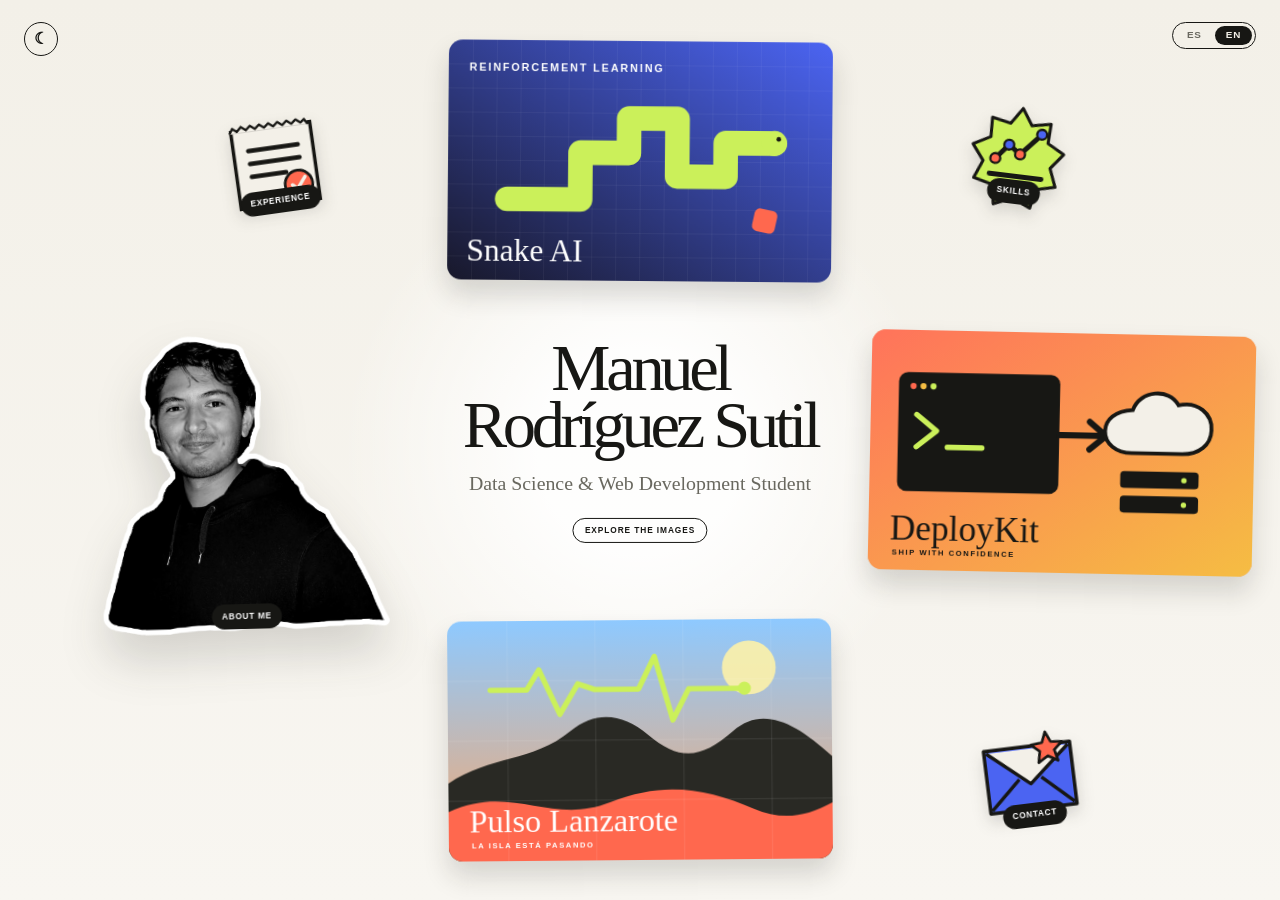
<file: index.html>
<!doctype html>
<html lang="es">
  <head>
    <meta charset="UTF-8" />
    <meta name="viewport" content="width=device-width, initial-scale=1.0" />
    <meta name="color-scheme" content="light dark" />
    <meta name="description" content="Portfolio de Manuel Rodríguez Sutil, estudiante de Ciencia de Datos y Desarrollo de Aplicaciones Web." />
    <title>Manuel Rodríguez Sutil — Datos y Desarrollo Web</title>
    <link rel="icon" href="assets/favicon.svg" type="image/svg+xml" />
    <script>try{const theme=localStorage.getItem("portfolio-theme");if(theme==="light"||theme==="dark")document.documentElement.dataset.theme=theme}catch{}</script>
    <link rel="stylesheet" href="style.css" />
    <script src="script.js" defer></script>
  </head>
  <body class="home-page" data-page="index">
    <main class="home-main">
      <section class="hero" aria-labelledby="hero-title">
        <div class="hero-copy">
          <h1 id="hero-title">Manuel<br />Rodríguez Sutil</h1>
          <p data-i18n="role">Estudiante de Ciencia de Datos y Desarrollo Web</p>
          <span class="hero-hint" data-i18n="hint">Explora las imágenes</span>
        </div>

        <a class="collage-card card-portrait" href="sobre-mi.html" aria-label="Abrir Sobre mí" data-i18n-aria="openAbout">
          <img src="assets/manuel-rodriguez-sutil.png" alt="Retrato de Manuel Rodríguez Sutil" width="1366" height="2048" data-i18n-alt="portraitAlt" />
          <span data-i18n="about">Sobre mí</span>
        </a>

        <a class="collage-card card-snake" href="snake-ai.html" aria-label="Abrir el proyecto Snake AI" data-i18n-aria="openSnake">
          <img src="assets/snake-placeholder.svg" alt="Ilustración de Snake AI" data-i18n-alt="snakeAlt" />
          <span>Snake AI</span>
        </a>

        <a class="collage-card card-deploy" href="deploykit.html" aria-label="Abrir el proyecto DeployKit" data-i18n-aria="openDeploy">
          <img src="assets/deploykit-placeholder.svg" alt="Ilustración de DeployKit" data-i18n-alt="deployAlt" />
          <span>DeployKit</span>
        </a>

        <a class="collage-card card-pulso" href="pulso-lanzarote.html" aria-label="Abrir el proyecto Pulso Lanzarote" data-i18n-aria="openPulso">
          <img src="assets/pulso-placeholder.svg" alt="Ilustración de Pulso Lanzarote" data-i18n-alt="pulsoAlt" />
          <span>Pulso Lanzarote</span>
        </a>

        <a class="sticker sticker-experience" href="experiencia.html" aria-label="Abrir Experiencia" data-i18n-aria="openExperience">
          <img src="assets/experience-sticker.svg" alt="" />
          <span data-i18n="experience">Experiencia</span>
        </a>

        <a class="sticker sticker-skills" href="habilidades.html" aria-label="Abrir Habilidades" data-i18n-aria="openSkills">
          <img src="assets/skills-sticker.svg" alt="" />
          <span data-i18n="skills">Habilidades</span>
        </a>

        <a class="sticker sticker-contact" href="contacto.html" aria-label="Abrir Contacto" data-i18n-aria="openContact">
          <img src="assets/contact-sticker.svg" alt="" />
          <span data-i18n="contact">Contacto</span>
        </a>
      </section>
    </main>
  </body>
</html>
</file>
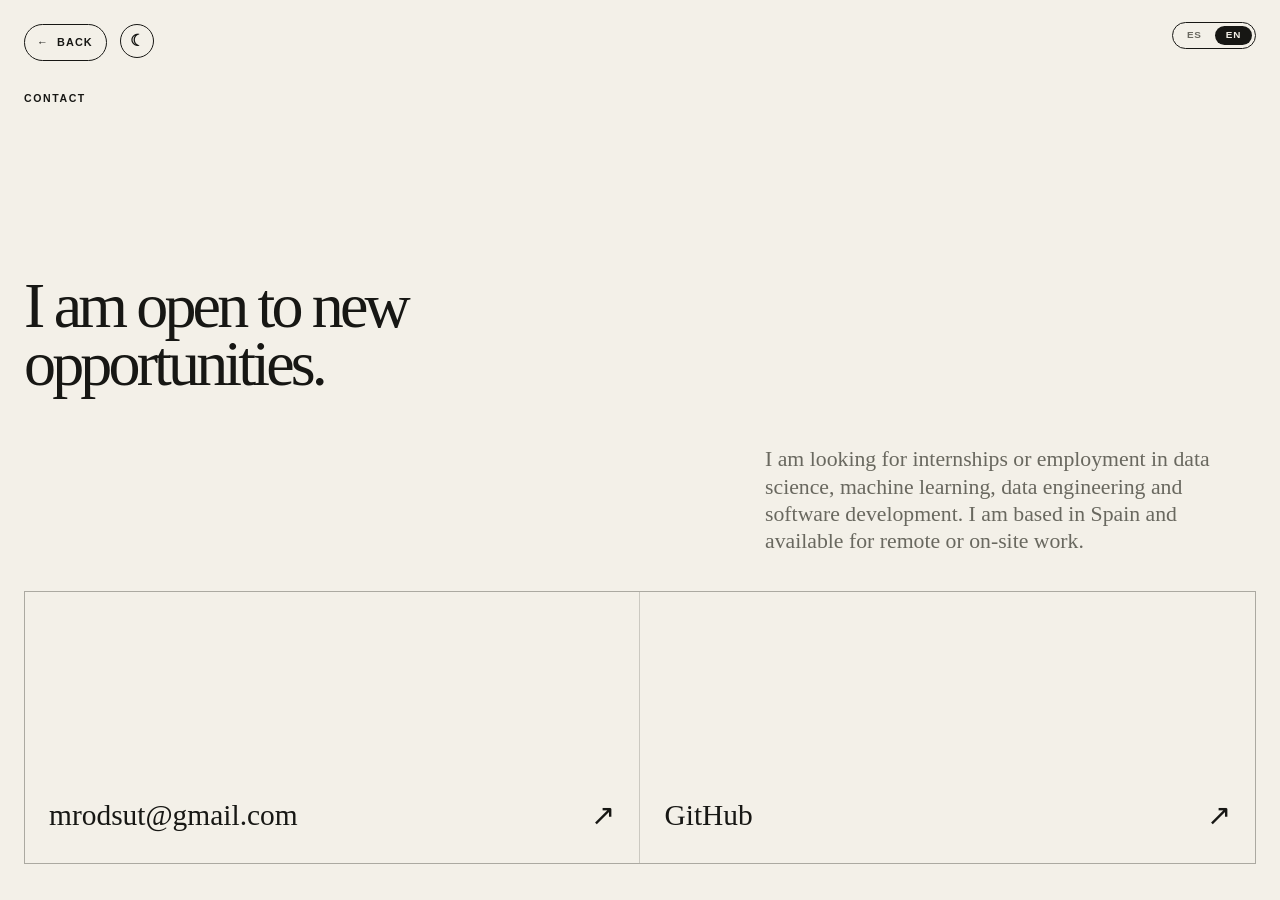
<file: contacto.html>
<!doctype html>
<html lang="es">
  <head>
    <meta charset="UTF-8" />
    <meta name="viewport" content="width=device-width, initial-scale=1.0" />
    <meta name="color-scheme" content="light dark" />
    <meta name="description" content="Contacto profesional de Manuel Rodríguez Sutil, disponible para prácticas y empleo en España o remoto." />
    <title>Contacto — Manuel Rodríguez Sutil</title>
    <link rel="icon" href="assets/favicon.svg" type="image/svg+xml" />
    <script>try{const theme=localStorage.getItem("portfolio-theme");if(theme==="light"||theme==="dark")document.documentElement.dataset.theme=theme}catch{}</script>
    <link rel="stylesheet" href="style.css" />
    <script src="script.js" defer></script>
  </head>
  <body class="detail-page" data-page="contact">
    <a class="back-link" href="index.html" data-i18n="back">Volver</a>
    <main class="detail-main">
      <p class="detail-kicker" data-i18n="kicker">Contacto</p>
      <h1 class="detail-title" data-i18n="title">Estoy abierto a nuevas oportunidades.</h1>
      <p class="detail-intro" data-i18n="intro">Busco prácticas o empleo en ciencia de datos, machine learning, data engineering y desarrollo de software. Estoy en España y puedo trabajar en remoto o de forma presencial.</p>
      <section class="contact-panel" aria-label="Formas de contacto" data-i18n-aria="methodsLabel">
        <a href="mailto:mrodsut@gmail.com"><span>mrodsut@gmail.com</span><span aria-hidden="true">↗</span></a>
        <a href="https://github.com/manursutil" target="_blank" rel="noreferrer"><span>GitHub</span><span aria-hidden="true">↗</span></a>
      </section>
    </main>
  </body>
</html>
</file>
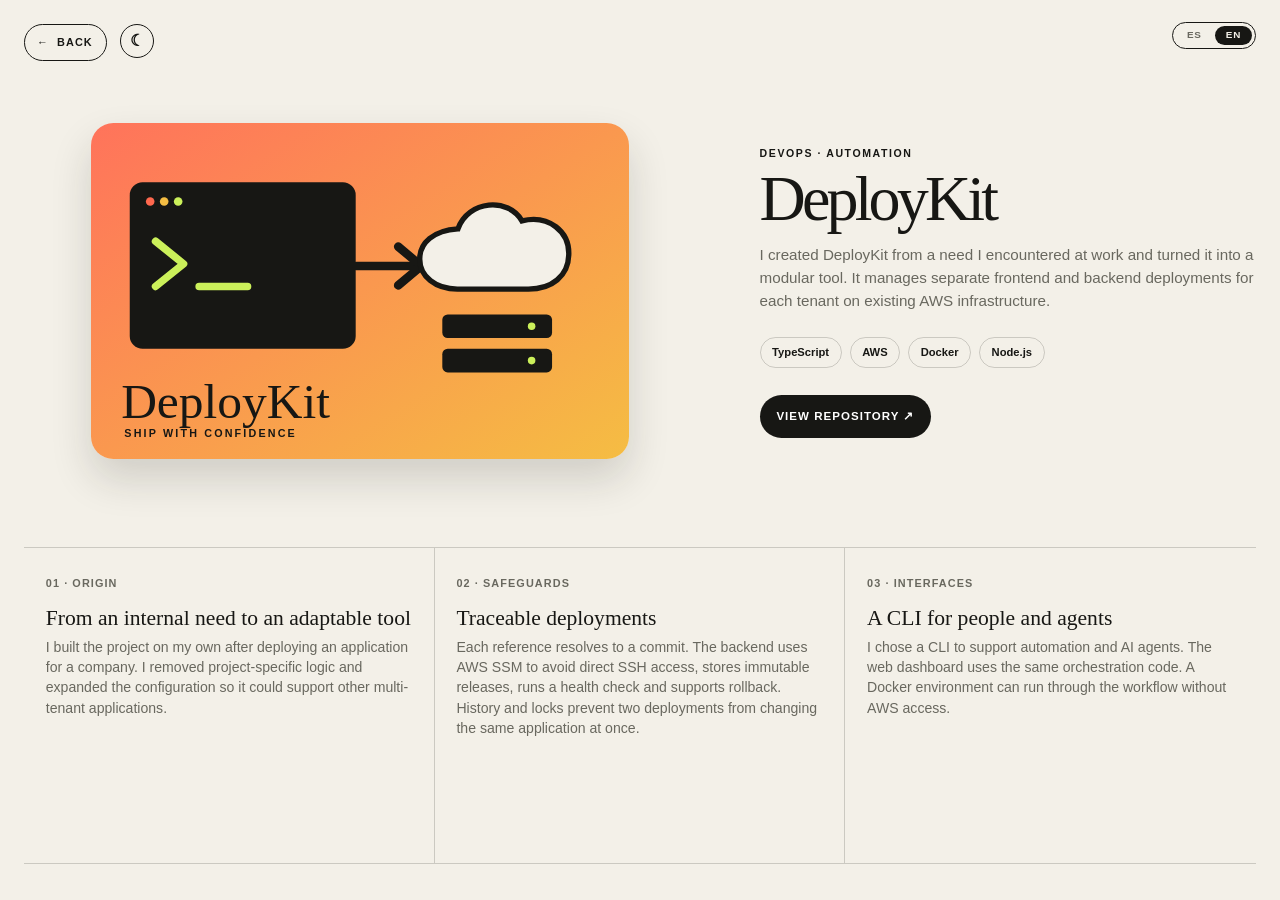
<file: deploykit.html>
<!doctype html>
<html lang="es">
  <head>
    <meta charset="UTF-8" />
    <meta name="viewport" content="width=device-width, initial-scale=1.0" />
    <meta name="color-scheme" content="light dark" />
    <meta name="description" content="DeployKit, herramienta de despliegue multi-tenant de Manuel Rodríguez Sutil." />
    <title>DeployKit — Manuel Rodríguez Sutil</title>
    <link rel="icon" href="assets/favicon.svg" type="image/svg+xml" />
    <script>try{const theme=localStorage.getItem("portfolio-theme");if(theme==="light"||theme==="dark")document.documentElement.dataset.theme=theme}catch{}</script>
    <link rel="stylesheet" href="style.css" />
    <script src="script.js" defer></script>
  </head>
  <body class="detail-page project-page" data-page="deploy">
    <a class="back-link" href="index.html" data-i18n="back">Volver</a>
    <main class="detail-main">
      <section class="project-detail-hero">
        <div class="detail-media"><img src="assets/deploykit-placeholder.svg" alt="Ilustración de DeployKit" data-i18n-alt="deployAlt" /></div>
        <div class="project-detail-copy">
          <p class="detail-kicker" data-i18n="kicker">DevOps · Automatización</p>
          <h1 class="detail-title">DeployKit</h1>
          <p data-i18n="description">Creé DeployKit a partir de una necesidad de trabajo y lo convertí en una herramienta modular. Gestiona despliegues independientes de frontend y backend por tenant sobre infraestructura AWS existente.</p>
          <ul class="tag-list" aria-label="Tecnologías" data-i18n-aria="technologies"><li>TypeScript</li><li>AWS</li><li>Docker</li><li>Node.js</li></ul>
          <a class="primary-link" href="https://github.com/manursutil/DeployKit" target="_blank" rel="noreferrer" data-i18n="repository">Ver repositorio ↗</a>
        </div>
      </section>
      <section class="facts-grid" aria-label="Claves del proyecto" data-i18n-aria="projectFacts">
        <article><span data-i18n="f1Label">01 · Origen</span><h2 data-i18n="f1Title">De necesidad interna a herramienta adaptable</h2><p data-i18n="f1Text">Desarrollé el proyecto en solitario a partir del despliegue de una aplicación para una empresa. Separé la lógica específica y amplié la configuración para aplicarla a otros proyectos multi-tenant.</p></article>
        <article><span data-i18n="f2Label">02 · Garantías</span><h2 data-i18n="f2Title">Despliegues trazables</h2><p data-i18n="f2Text">Cada referencia se fija a un commit. El backend usa AWS SSM para evitar accesos SSH directos, guarda versiones inmutables, comprueba la salud del servicio y permite rollback. El historial y los bloqueos evitan despliegues simultáneos sobre la misma aplicación.</p></article>
        <article><span data-i18n="f3Label">03 · Interfaces</span><h2 data-i18n="f3Title">CLI para personas y agentes</h2><p data-i18n="f3Text">Elegí una CLI para facilitar la automatización y el uso desde agentes de IA. El dashboard web usa la misma lógica de orquestación. Un entorno Docker permite probar el flujo sin acceso a AWS.</p></article>
      </section>
    </main>
  </body>
</html>
</file>
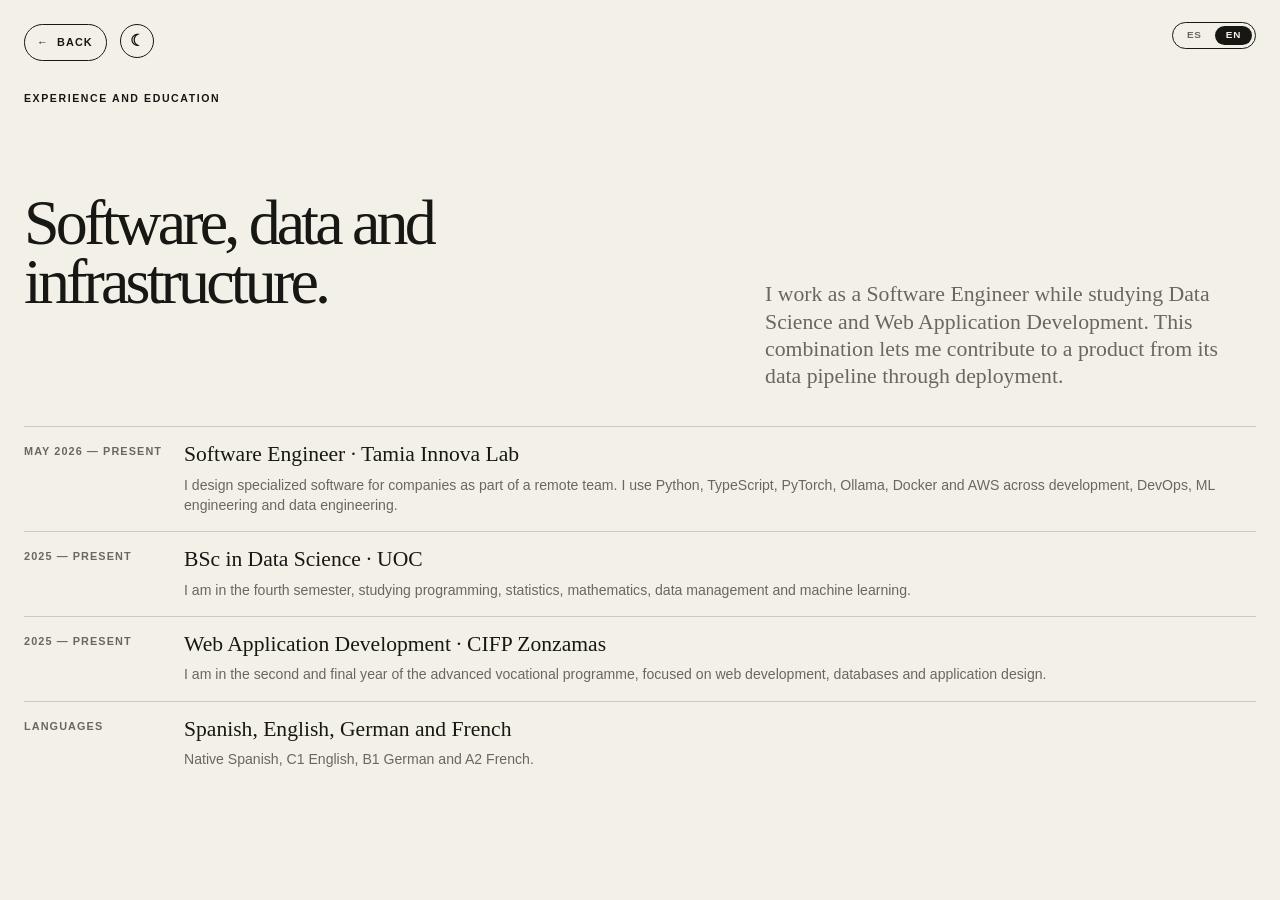
<file: experiencia.html>
<!doctype html>
<html lang="es">
  <head>
    <meta charset="UTF-8" />
    <meta name="viewport" content="width=device-width, initial-scale=1.0" />
    <meta name="color-scheme" content="light dark" />
    <meta name="description" content="Experiencia profesional y formación de Manuel Rodríguez Sutil." />
    <title>Experiencia — Manuel Rodríguez Sutil</title>
    <link rel="icon" href="assets/favicon.svg" type="image/svg+xml" />
    <script>try{const theme=localStorage.getItem("portfolio-theme");if(theme==="light"||theme==="dark")document.documentElement.dataset.theme=theme}catch{}</script>
    <link rel="stylesheet" href="style.css" />
    <script src="script.js" defer></script>
  </head>
  <body class="detail-page" data-page="experience">
    <a class="back-link" href="index.html" data-i18n="back">Volver</a>
    <main class="detail-main">
      <p class="detail-kicker" data-i18n="kicker">Experiencia y formación</p>
      <h1 class="detail-title" data-i18n="title">Software, datos e infraestructura.</h1>
      <p class="detail-intro" data-i18n="intro">Trabajo como Ingeniero de Software mientras curso Ciencia de Datos y Desarrollo de Aplicaciones Web. Esta combinación me permite participar en un producto desde el pipeline de datos hasta su despliegue.</p>
      <section class="timeline" aria-label="Experiencia profesional y formación" data-i18n-aria="timelineLabel">
        <article><span data-i18n="f1Label">Mayo 2026 — Actualidad</span><div><h2 data-i18n="f1Title">Ingeniero de Software · Tamia Innova Lab</h2><p data-i18n="f1Text">Diseño software especializado para empresas en un equipo remoto. Trabajo con Python, TypeScript, PyTorch, Ollama, Docker y AWS en tareas de desarrollo, DevOps, ML engineering y data engineering.</p></div></article>
        <article><span data-i18n="f2Label">2025 — Actualidad</span><div><h2 data-i18n="f2Title">Grado en Ciencia de Datos · UOC</h2><p data-i18n="f2Text">Curso el cuarto semestre del grado, con formación en programación, estadística, matemáticas, gestión de datos y machine learning.</p></div></article>
        <article><span data-i18n="f3Label">2025 — Actualidad</span><div><h2 data-i18n="f3Title">Desarrollo de Aplicaciones Web · CIFP Zonzamas</h2><p data-i18n="f3Text">Curso el segundo y último año del ciclo de grado superior, centrado en desarrollo web, bases de datos y construcción de aplicaciones.</p></div></article>
        <article><span data-i18n="f4Label">Idiomas</span><div><h2 data-i18n="f4Title">Español, inglés, alemán y francés</h2><p data-i18n="f4Text">Español nativo, inglés C1, alemán B1 y francés A2.</p></div></article>
      </section>
    </main>
  </body>
</html>
</file>
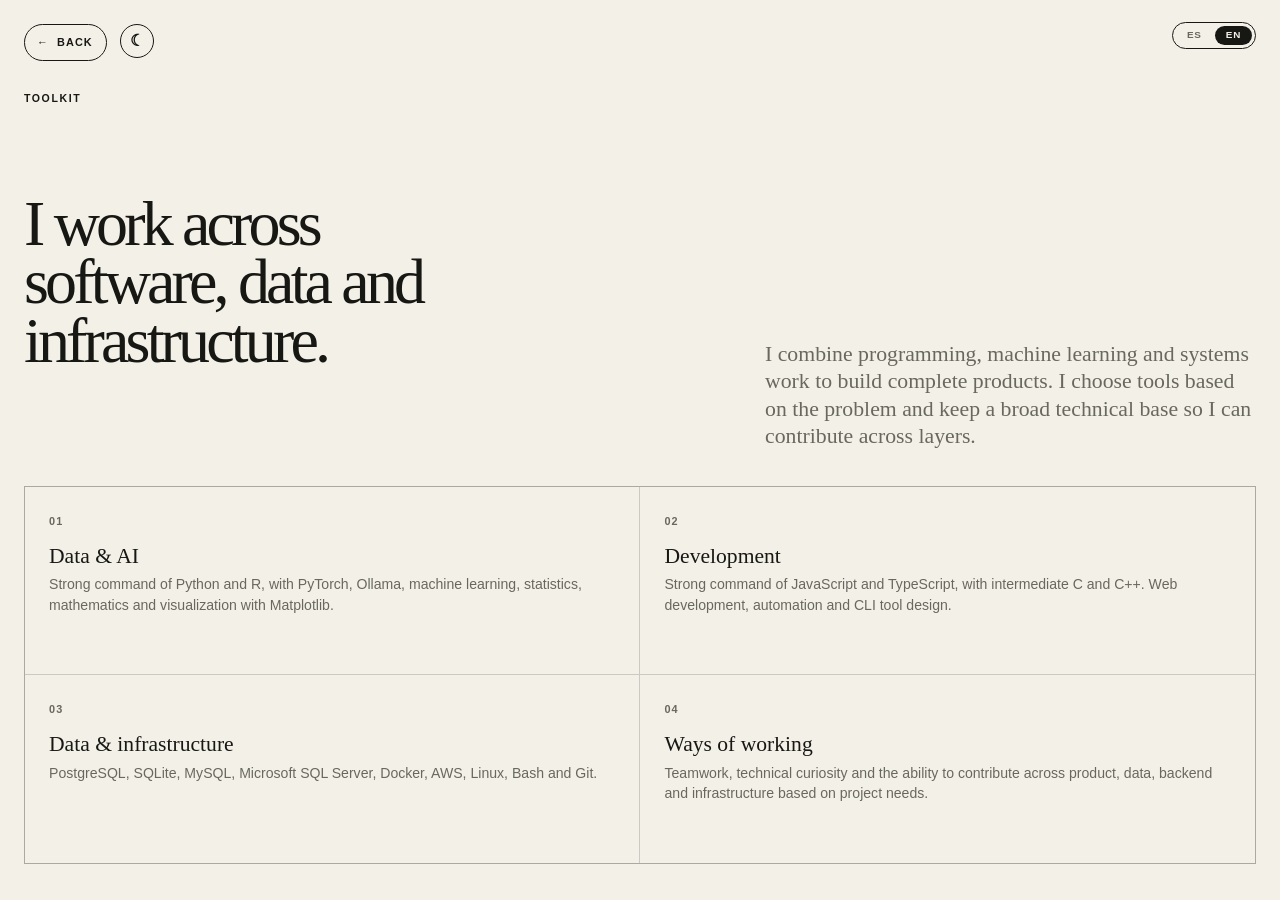
<file: habilidades.html>
<!doctype html>
<html lang="es">
  <head>
    <meta charset="UTF-8" />
    <meta name="viewport" content="width=device-width, initial-scale=1.0" />
    <meta name="color-scheme" content="light dark" />
    <meta name="description" content="Tecnologías y habilidades de Manuel Rodríguez Sutil." />
    <title>Habilidades — Manuel Rodríguez Sutil</title>
    <link rel="icon" href="assets/favicon.svg" type="image/svg+xml" />
    <script>try{const theme=localStorage.getItem("portfolio-theme");if(theme==="light"||theme==="dark")document.documentElement.dataset.theme=theme}catch{}</script>
    <link rel="stylesheet" href="style.css" />
    <script src="script.js" defer></script>
  </head>
  <body class="detail-page" data-page="skills">
    <a class="back-link" href="index.html" data-i18n="back">Volver</a>
    <main class="detail-main">
      <p class="detail-kicker" data-i18n="kicker">Herramientas</p>
      <h1 class="detail-title" data-i18n="title">Trabajo entre software, datos e infraestructura.</h1>
      <p class="detail-intro" data-i18n="intro">Combino programación, machine learning y sistemas para construir productos completos. Elijo las herramientas según el problema y mantengo una base técnica amplia para trabajar entre distintas capas.</p>
      <section class="skills-grid" aria-label="Habilidades" data-i18n-aria="gridLabel">
        <article><span>01</span><h2 data-i18n="f1Title">Datos e IA</h2><p data-i18n="f1Text">Dominio sólido de Python y R, junto con PyTorch, Ollama, machine learning, estadística, matemáticas y visualización con Matplotlib.</p></article>
        <article><span>02</span><h2 data-i18n="f2Title">Desarrollo</h2><p data-i18n="f2Text">Dominio sólido de JavaScript y TypeScript, y nivel intermedio en C y C++. Desarrollo web, automatización y diseño de herramientas CLI.</p></article>
        <article><span>03</span><h2 data-i18n="f3Title">Datos e infraestructura</h2><p data-i18n="f3Text">PostgreSQL, SQLite, MySQL, Microsoft SQL Server, Docker, AWS, Linux, Bash y Git.</p></article>
        <article><span>04</span><h2 data-i18n="f4Title">Forma de trabajar</h2><p data-i18n="f4Text">Trabajo en equipo, curiosidad técnica y capacidad para moverme entre producto, datos, backend e infraestructura según las necesidades del proyecto.</p></article>
      </section>
    </main>
  </body>
</html>
</file>
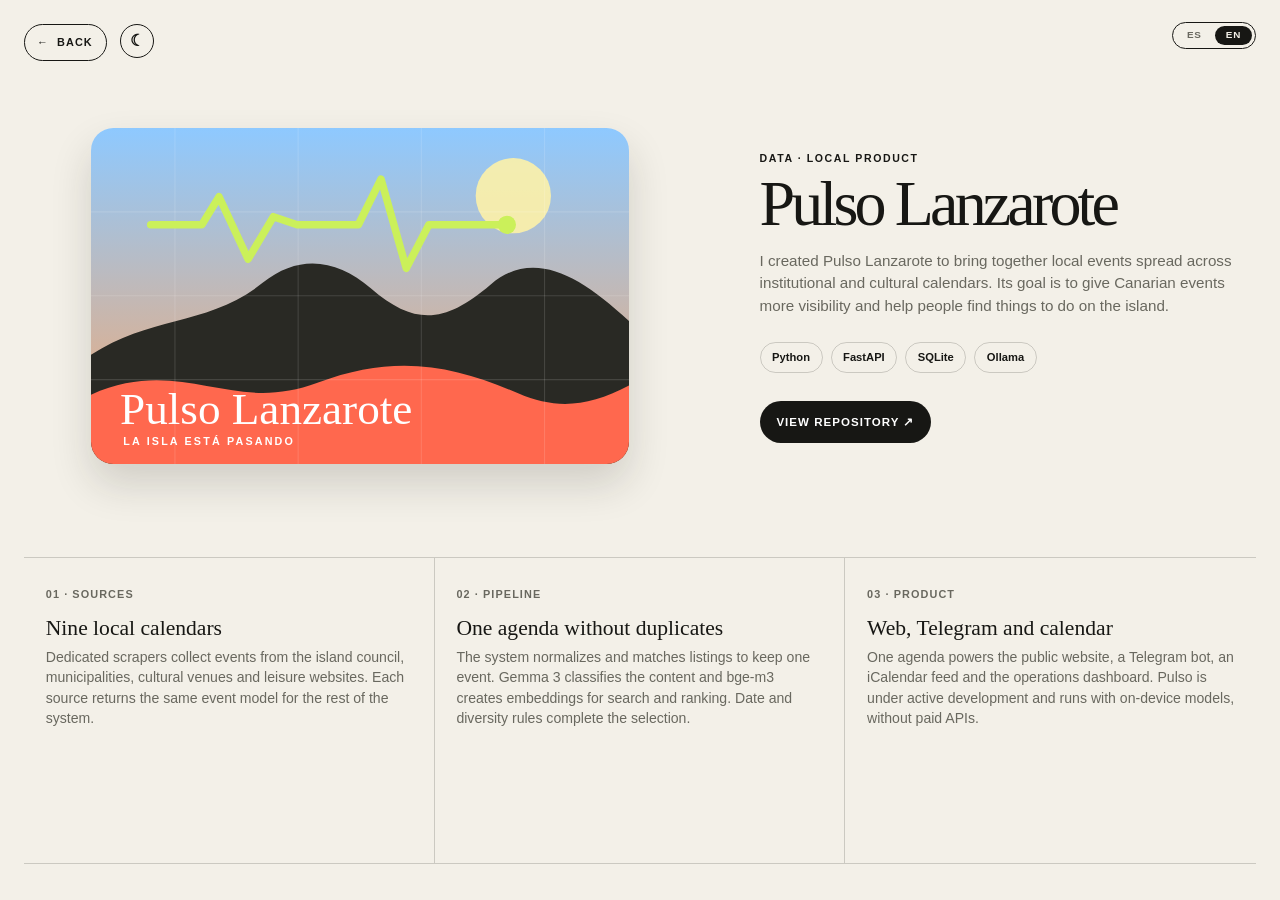
<file: pulso-lanzarote.html>
<!doctype html>
<html lang="es">
  <head>
    <meta charset="UTF-8" />
    <meta name="viewport" content="width=device-width, initial-scale=1.0" />
    <meta name="color-scheme" content="light dark" />
    <meta name="description" content="Pulso Lanzarote, guía viva de eventos creada por Manuel Rodríguez Sutil." />
    <title>Pulso Lanzarote — Manuel Rodríguez Sutil</title>
    <link rel="icon" href="assets/favicon.svg" type="image/svg+xml" />
    <script>try{const theme=localStorage.getItem("portfolio-theme");if(theme==="light"||theme==="dark")document.documentElement.dataset.theme=theme}catch{}</script>
    <link rel="stylesheet" href="style.css" />
    <script src="script.js" defer></script>
  </head>
  <body class="detail-page project-page" data-page="pulso">
    <a class="back-link" href="index.html" data-i18n="back">Volver</a>
    <main class="detail-main">
      <section class="project-detail-hero">
        <div class="detail-media"><img src="assets/pulso-placeholder.svg" alt="Ilustración de Pulso Lanzarote" data-i18n-alt="pulsoAlt" /></div>
        <div class="project-detail-copy">
          <p class="detail-kicker" data-i18n="kicker">Datos · Producto local</p>
          <h1 class="detail-title">Pulso Lanzarote</h1>
          <p data-i18n="description">Creé Pulso Lanzarote para reunir los eventos locales que estaban repartidos entre agendas institucionales y culturales. El objetivo es dar visibilidad a planes canarios y facilitar que cualquier persona encuentre qué hacer en la isla.</p>
          <ul class="tag-list" aria-label="Tecnologías" data-i18n-aria="technologies"><li>Python</li><li>FastAPI</li><li>SQLite</li><li>Ollama</li></ul>
          <a class="primary-link" href="https://github.com/manursutil/PulsoLanzarote" target="_blank" rel="noreferrer" data-i18n="repository">Ver repositorio ↗</a>
        </div>
      </section>
      <section class="facts-grid" aria-label="Claves del proyecto" data-i18n-aria="projectFacts">
        <article><span data-i18n="f1Label">01 · Fuentes</span><h2 data-i18n="f1Title">Nueve agendas locales</h2><p data-i18n="f1Text">Scrapers específicos recopilan eventos del Cabildo, ayuntamientos, espacios culturales y portales de ocio. Cada fuente produce el mismo modelo de evento para que el resto del sistema pueda procesarlo.</p></article>
        <article><span data-i18n="f2Label">02 · Pipeline</span><h2 data-i18n="f2Title">Una agenda sin duplicados</h2><p data-i18n="f2Text">El sistema normaliza y cruza publicaciones para conservar un único evento. Gemma 3 clasifica el contenido y bge-m3 genera embeddings para búsqueda y ranking. Las reglas de fecha y diversidad completan la selección.</p></article>
        <article><span data-i18n="f3Label">03 · Producto</span><h2 data-i18n="f3Title">Web, Telegram y calendario</h2><p data-i18n="f3Text">La misma agenda alimenta la web pública, un bot de Telegram, un calendario iCalendar y el panel de operaciones. Pulso está en desarrollo activo y utiliza modelos locales, sin APIs de pago.</p></article>
      </section>
    </main>
  </body>
</html>
</file>
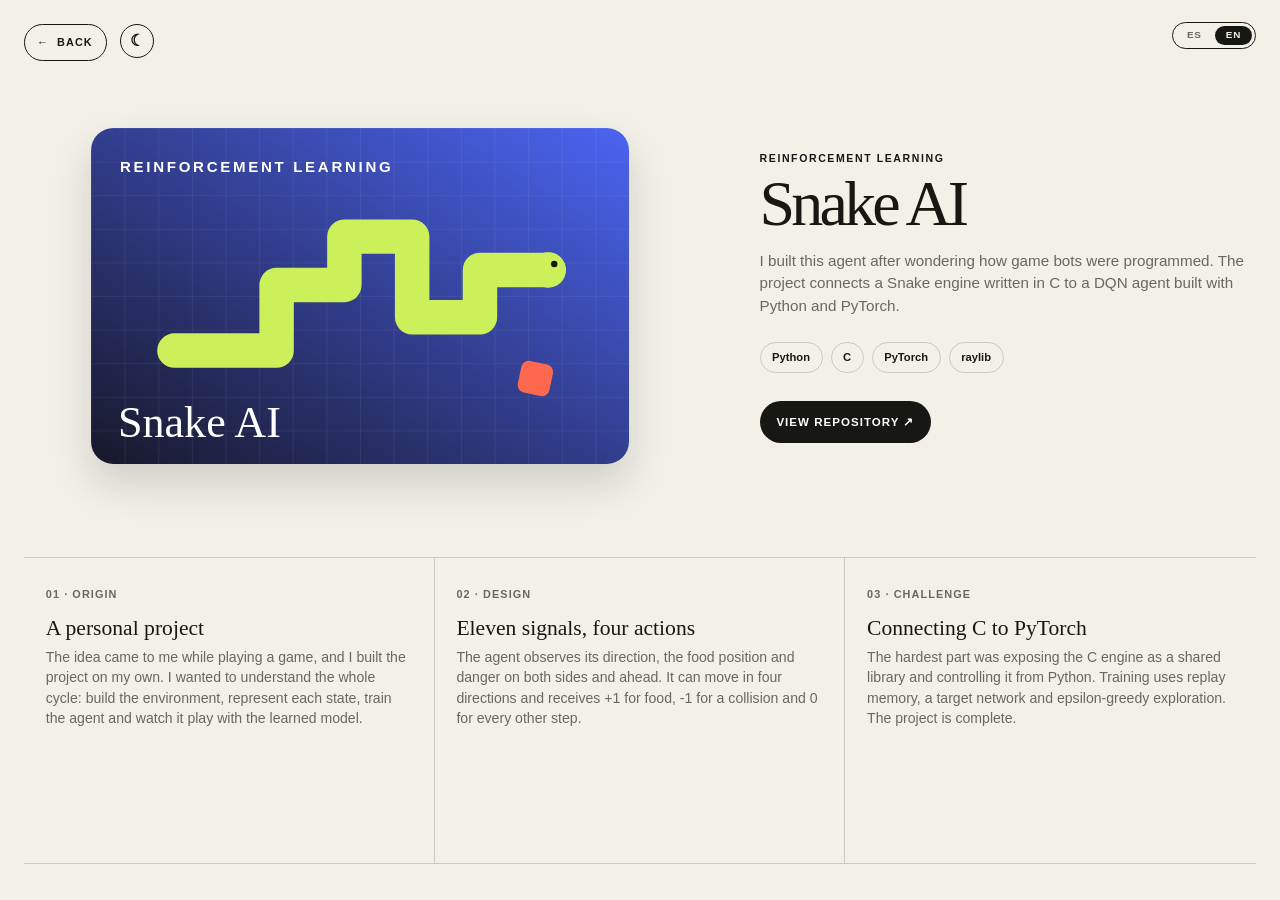
<file: snake-ai.html>
<!doctype html>
<html lang="es">
  <head>
    <meta charset="UTF-8" />
    <meta name="viewport" content="width=device-width, initial-scale=1.0" />
    <meta name="color-scheme" content="light dark" />
    <meta name="description" content="Snake AI, proyecto de aprendizaje por refuerzo de Manuel Rodríguez Sutil." />
    <title>Snake AI — Manuel Rodríguez Sutil</title>
    <link rel="icon" href="assets/favicon.svg" type="image/svg+xml" />
    <script>try{const theme=localStorage.getItem("portfolio-theme");if(theme==="light"||theme==="dark")document.documentElement.dataset.theme=theme}catch{}</script>
    <link rel="stylesheet" href="style.css" />
    <script src="script.js" defer></script>
  </head>
  <body class="detail-page project-page" data-page="snake">
    <a class="back-link" href="index.html" data-i18n="back">Volver</a>
    <main class="detail-main">
      <section class="project-detail-hero">
        <div class="detail-media"><img src="assets/snake-placeholder.svg" alt="Ilustración de Snake AI" data-i18n-alt="snakeAlt" /></div>
        <div class="project-detail-copy">
          <p class="detail-kicker" data-i18n="kicker">Aprendizaje por refuerzo</p>
          <h1 class="detail-title">Snake AI</h1>
          <p data-i18n="description">Construí este agente después de preguntarme cómo se programaban los bots de los juegos. El proyecto une un motor de Snake en C con un agente DQN desarrollado en Python y PyTorch.</p>
          <ul class="tag-list" aria-label="Tecnologías" data-i18n-aria="technologies"><li>Python</li><li>C</li><li>PyTorch</li><li>raylib</li></ul>
          <a class="primary-link" href="https://github.com/manursutil/SnakeAI" target="_blank" rel="noreferrer" data-i18n="repository">Ver repositorio ↗</a>
        </div>
      </section>
      <section class="facts-grid" aria-label="Claves del proyecto" data-i18n-aria="projectFacts">
        <article><span data-i18n="f1Label">01 · Origen</span><h2 data-i18n="f1Title">Un proyecto personal</h2><p data-i18n="f1Text">La idea surgió mientras jugaba y desarrollé el proyecto en solitario. Quería entender el ciclo completo: crear el entorno, representar cada estado, entrenar al agente y verlo jugar con el modelo aprendido.</p></article>
        <article><span data-i18n="f2Label">02 · Diseño</span><h2 data-i18n="f2Title">Once señales, cuatro acciones</h2><p data-i18n="f2Text">El agente observa la dirección, la posición relativa de la comida y el peligro a ambos lados y al frente. Puede moverse en cuatro direcciones y recibe +1 al comer, -1 al chocar y 0 en el resto de pasos.</p></article>
        <article><span data-i18n="f3Label">03 · Reto</span><h2 data-i18n="f3Title">Conectar C con PyTorch</h2><p data-i18n="f3Text">La parte más exigente fue exponer el motor de C como una librería compartida y controlarlo desde Python. El entrenamiento usa replay memory, una red objetivo y exploración epsilon-greedy. El proyecto está terminado.</p></article>
      </section>
    </main>
  </body>
</html>
</file>
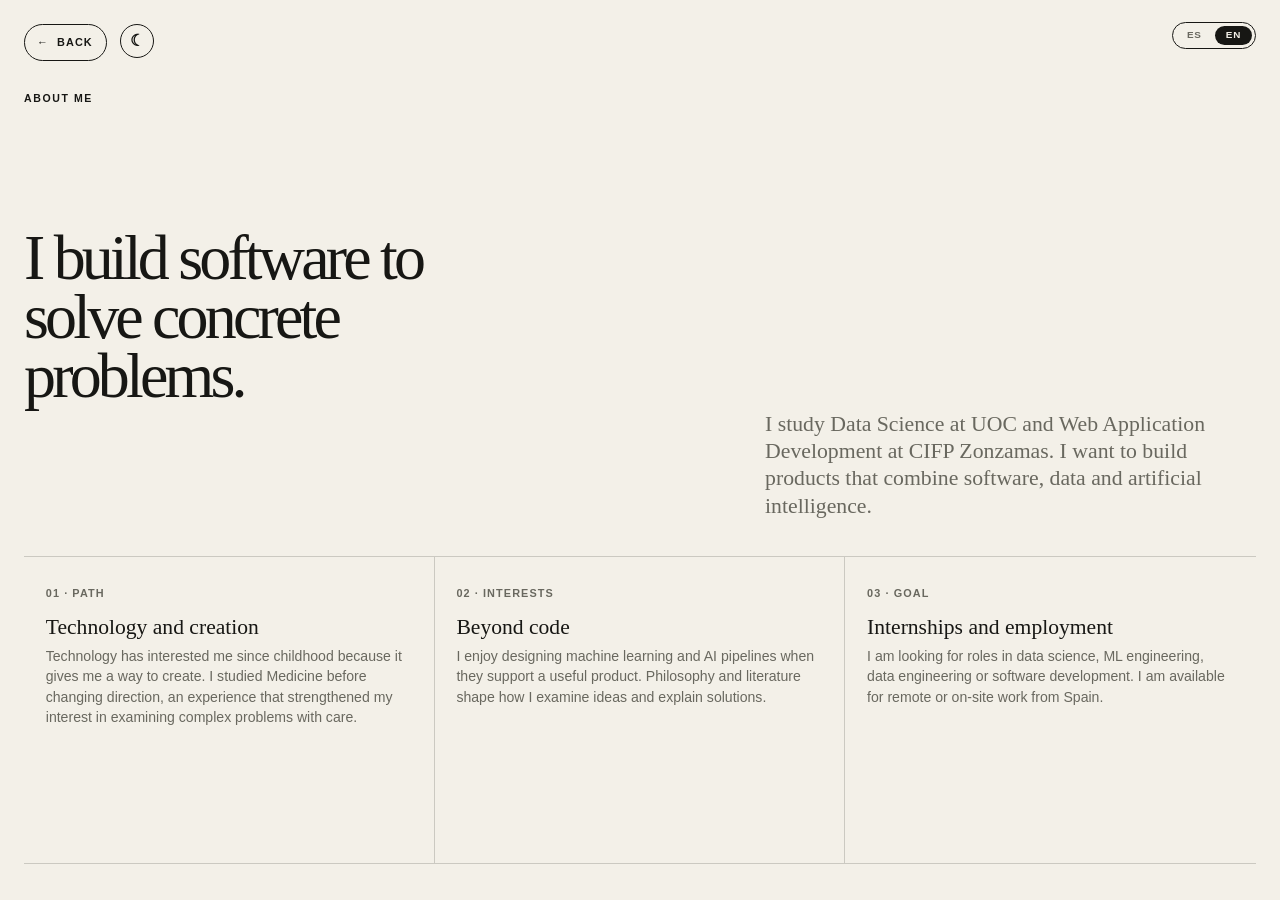
<file: sobre-mi.html>
<!doctype html>
<html lang="es">
  <head>
    <meta charset="UTF-8" />
    <meta name="viewport" content="width=device-width, initial-scale=1.0" />
    <meta name="color-scheme" content="light dark" />
    <meta name="description" content="Formación, intereses y objetivos profesionales de Manuel Rodríguez Sutil." />
    <title>Sobre mí — Manuel Rodríguez Sutil</title>
    <link rel="icon" href="assets/favicon.svg" type="image/svg+xml" />
    <script>try{const theme=localStorage.getItem("portfolio-theme");if(theme==="light"||theme==="dark")document.documentElement.dataset.theme=theme}catch{}</script>
    <link rel="stylesheet" href="style.css" />
    <script src="script.js" defer></script>
  </head>
  <body class="detail-page" data-page="about">
    <a class="back-link" href="index.html" data-i18n="back">Volver</a>
    <main class="detail-main">
      <p class="detail-kicker" data-i18n="kicker">Sobre mí</p>
      <h1 class="detail-title" data-i18n="title">Construyo software para resolver problemas concretos.</h1>
      <p class="detail-intro" data-i18n="intro">
        Estudio Ciencia de Datos en la UOC y Desarrollo de Aplicaciones Web en el CIFP Zonzamas. Me interesa crear productos que combinen software, datos e inteligencia artificial.
      </p>
      <section class="facts-grid" aria-label="Más sobre mí" data-i18n-aria="factsLabel">
        <article><span data-i18n="f1Label">01 · Recorrido</span><h2 data-i18n="f1Title">Tecnología y creación</h2><p data-i18n="f1Text">La tecnología me interesa desde niño porque me permite crear. Antes de cambiar de rumbo estudié Medicina, una etapa que reforzó mi interés por analizar problemas complejos con rigor.</p></article>
        <article><span data-i18n="f2Label">02 · Intereses</span><h2 data-i18n="f2Title">Más allá del código</h2><p data-i18n="f2Text">Disfruto diseñando pipelines con machine learning e inteligencia artificial, sobre todo cuando sostienen un producto útil. La filosofía y la literatura completan mi forma de analizar ideas y comunicar soluciones.</p></article>
        <article><span data-i18n="f3Label">03 · Objetivo</span><h2 data-i18n="f3Title">Prácticas y empleo</h2><p data-i18n="f3Text">Busco oportunidades en ciencia de datos, ML engineering, data engineering o desarrollo de software. Estoy disponible para trabajo presencial o remoto desde España.</p></article>
      </section>
    </main>
  </body>
</html>
</file>
<file: style.css>
:root {
  color-scheme: light;
  --paper: light-dark(#f3f0e8, #11120f);
  --ink: light-dark(#171714, #f2efe6);
  --muted: light-dark(#69685f, #aaa99f);
  --blue: light-dark(#4b64f2, #8292ff);
  --coral: light-dark(#ff684e, #ff806a);
  --lime: light-dark(#cbf05a, #d5f477);
  --line: light-dark(rgba(23, 23, 20, 0.18), rgba(242, 239, 230, 0.18));
  --control-bg: light-dark(rgba(243, 240, 232, 0.9), rgba(17, 18, 15, 0.88));
  --hero-glow: light-dark(rgba(255, 255, 255, 0.9), rgba(255, 255, 255, 0.055));
  --hero-end: light-dark(#f8f6f1, #191a16);
  --on-ink: light-dark(#fff, #11120f);
  --on-accent: #171714;
  --shadow: light-dark(rgba(30, 28, 22, 0.16), rgba(0, 0, 0, 0.36));
  --serif: Iowan Old Style, Baskerville, "Times New Roman", serif;
  --sans: Inter, Avenir, "Helvetica Neue", Helvetica, Arial, sans-serif;
}

:root[data-theme="dark"] {
  color-scheme: dark;
}

:root[data-theme="light"] {
  color-scheme: light;
}

@media (prefers-color-scheme: dark) {
  :root:not([data-theme]) {
    color-scheme: dark;
  }
}

* {
  box-sizing: border-box;
}

html {
  background: var(--paper);
}

body {
  margin: 0;
  color: var(--ink);
  background: var(--paper);
  font-family: var(--sans);
  line-height: 1.6;
  -webkit-font-smoothing: antialiased;
}

img {
  display: block;
  width: 100%;
}

a {
  color: inherit;
}

.language-switcher {
  position: fixed;
  z-index: 40;
  top: 1.35rem;
  right: 1.5rem;
  display: flex;
  gap: 0.15rem;
  padding: 0.2rem;
  border: 1px solid var(--ink);
  border-radius: 999px;
  background: var(--control-bg);
  backdrop-filter: blur(8px);
}

.theme-toggle {
  position: fixed;
  z-index: 40;
  top: 1.35rem;
  left: 1.5rem;
  right: auto;
  display: grid;
  width: 2.15rem;
  height: 2.15rem;
  padding: 0;
  border: 1px solid var(--ink);
  border-radius: 50%;
  place-items: center;
  color: var(--ink);
  background: var(--control-bg);
  font: 700 1rem/1 var(--sans);
  cursor: pointer;
  backdrop-filter: blur(8px);
}

.theme-toggle:hover {
  color: var(--paper);
  background: var(--ink);
}

.language-switcher button {
  min-width: 2.3rem;
  padding: 0.28rem 0.48rem;
  border: 0;
  border-radius: 999px;
  color: var(--muted);
  background: transparent;
  font: 800 0.62rem/1 var(--sans);
  letter-spacing: 0.07em;
  cursor: pointer;
}

.language-switcher button[aria-pressed="true"] {
  color: var(--paper);
  background: var(--ink);
}

.language-switcher button:focus-visible,
.theme-toggle:focus-visible {
  outline: 2px solid var(--blue);
  outline-offset: 2px;
}

/* Home */

.home-page {
  width: 100%;
  height: 100svh;
  overflow: hidden;
}

.home-main,
.hero {
  width: 100%;
  height: 100svh;
}

.hero {
  position: relative;
  overflow: hidden;
  background:
    radial-gradient(circle at 50% 50%, var(--hero-glow) 0 13%, transparent 38%),
    linear-gradient(var(--paper), var(--hero-end));
}

.hero-copy {
  position: absolute;
  z-index: 8;
  top: 49%;
  left: 50%;
  width: min(39vw, 44rem);
  text-align: center;
  transform: translate(-50%, -50%);
}

.hero-copy h1 {
  margin: 0;
  font-family: var(--serif);
  font-size: clamp(2.8rem, 5.2vw, 5.8rem);
  font-weight: 400;
  letter-spacing: -0.065em;
  line-height: 0.86;
}

.hero-copy p {
  margin: clamp(0.7rem, 1.6vh, 1.25rem) 0 0;
  color: var(--muted);
  font-family: var(--serif);
  font-size: clamp(1rem, 1.55vw, 1.45rem);
}

.hero-hint {
  display: inline-block;
  margin-top: clamp(0.8rem, 2vh, 1.4rem);
  padding: 0.32rem 0.7rem;
  border: 1px solid var(--ink);
  border-radius: 999px;
  font-size: clamp(0.52rem, 0.62vw, 0.66rem);
  font-weight: 800;
  letter-spacing: 0.11em;
  text-transform: uppercase;
}

@keyframes card-drift {
  0%,
  100% {
    translate: 0 0;
  }

  50% {
    translate: 0 -6px;
  }
}

.collage-card,
.sticker {
  --tilt-x: 0deg;
  --tilt-y: 0deg;
  --translate-x: 0%;
  --scale: 1;
  position: absolute;
  z-index: 4;
  animation: card-drift var(--drift-duration, 7s) ease-in-out infinite;
  animation-delay: var(--drift-delay, 0s);
  text-decoration: none;
  transform: translateX(var(--translate-x)) perspective(900px) rotate(var(--rotation, 0deg)) rotateX(var(--tilt-x)) rotateY(var(--tilt-y)) scale(var(--scale));
  transition: filter 220ms ease, transform 220ms ease;
}

.collage-card img {
  height: 100%;
  border-radius: clamp(0.65rem, 1.1vw, 1.15rem);
  object-fit: cover;
  box-shadow: 0 15px 27px var(--shadow);
}

.collage-card > span,
.sticker > span {
  position: absolute;
  z-index: 10;
  bottom: 0.65rem;
  left: 50%;
  width: max-content;
  padding: 0.34rem 0.62rem;
  color: var(--on-ink);
  background: var(--ink);
  border-radius: 999px;
  font-size: clamp(0.52rem, 0.58vw, 0.64rem);
  font-weight: 800;
  letter-spacing: 0.08em;
  opacity: 0;
  text-transform: uppercase;
  transform: translate(-50%, 0.55rem);
  transition: opacity 180ms ease, transform 180ms ease;
}

.sticker > span,
.card-portrait > span {
  opacity: 1;
  transform: translate(-50%, 0);
}

.collage-card:hover,
.collage-card:focus-visible,
.sticker:hover,
.sticker:focus-visible {
  --scale: 1.035;
  z-index: 15;
  filter: saturate(1.08);
  animation-play-state: paused;
  outline: none;
}

.collage-card:hover > span,
.collage-card:focus-visible > span {
  opacity: 1;
  transform: translate(-50%, 0);
}

.card-portrait {
  --rotation: -1.5deg;
  --drift-duration: 7.4s;
  --drift-delay: -1.2s;
  top: 35%;
  left: 10%;
  width: min(18vw, 17rem);
  height: min(36vh, 22rem);
}

.card-portrait img {
  box-shadow: none;
  filter: drop-shadow(0 15px 13px var(--shadow));
  transform: scale(1.75);
}

.card-snake {
  --rotation: 0.5deg;
  --drift-duration: 6.8s;
  --drift-delay: -3.1s;
  --translate-x: -50%;
  top: 4.5%;
  left: 50%;
  width: min(30vw, 47vh, 29rem);
  aspect-ratio: 16 / 10;
}

.card-deploy {
  --rotation: 1.2deg;
  --drift-duration: 7.7s;
  --drift-delay: -0.6s;
  top: 37%;
  right: 2%;
  width: min(30vw, 47vh, 29rem);
  aspect-ratio: 16 / 10;
}

.card-deploy img {
  object-fit: contain;
  background: #f39a58;
}

.card-pulso {
  --rotation: -0.5deg;
  --drift-duration: 6.5s;
  --drift-delay: -2.2s;
  --translate-x: -50%;
  bottom: 4.5%;
  left: 50%;
  width: min(30vw, 47vh, 29rem);
  aspect-ratio: 16 / 10;
}

.sticker {
  width: min(9vw, 8.3rem);
}

.sticker img {
  filter: drop-shadow(0 7px 8px var(--shadow));
}

.sticker-experience {
  --rotation: -8deg;
  --drift-duration: 5.9s;
  --drift-delay: -2.8s;
  top: 12%;
  left: 17%;
}

.sticker-skills {
  --rotation: 7deg;
  --drift-duration: 6.3s;
  --drift-delay: -1.5s;
  top: 11%;
  right: 16%;
}

.sticker-contact {
  --rotation: -7deg;
  --drift-duration: 5.6s;
  --drift-delay: -0.4s;
  right: 15%;
  bottom: 7%;
}

/* Detail pages */

.detail-page {
  min-height: 100vh;
}

.detail-page .theme-toggle {
  top: 1.5rem;
  left: 7.5rem;
}

.back-link {
  position: fixed;
  z-index: 30;
  top: 1.5rem;
  left: 1.5rem;
  padding: 0.55rem 0.85rem 0.55rem 2rem;
  border: 1px solid var(--ink);
  border-radius: 999px;
  background: var(--control-bg);
  font-size: 0.68rem;
  font-weight: 800;
  letter-spacing: 0.1em;
  text-decoration: none;
  text-transform: uppercase;
  backdrop-filter: blur(8px);
}

.back-link::before {
  position: absolute;
  left: 0.75rem;
  content: "←";
  transition: transform 180ms ease;
}

.back-link:hover::before,
.back-link:focus-visible::before {
  transform: translateX(-0.2rem);
}

.detail-main {
  display: grid;
  grid-template-columns: minmax(0, 1.15fr) minmax(18rem, 0.85fr);
  column-gap: clamp(2rem, 6vw, 6rem);
  width: min(1320px, calc(100% - 3rem));
  min-height: 100svh;
  margin: 0 auto;
  padding: clamp(4rem, 8vh, 6rem) 0 clamp(1.5rem, 4vh, 3.5rem);
}

.detail-main > .detail-kicker,
.detail-main > .detail-title {
  grid-column: 1;
}

.detail-main > .detail-intro {
  grid-column: 2;
  grid-row: 1 / span 2;
  align-self: end;
}

.detail-main > section {
  grid-column: 1 / -1;
}

.detail-page:not(.project-page) .detail-main {
  padding-top: clamp(5.5rem, 10vh, 7rem);
}

.detail-kicker {
  margin: 0 0 0.55rem;
  font-size: 0.66rem;
  font-weight: 800;
  letter-spacing: 0.15em;
  text-transform: uppercase;
}

.detail-title {
  max-width: 14ch;
  margin: 0;
  font-family: var(--serif);
  font-size: clamp(2.8rem, 5vw, 5.4rem);
  font-weight: 400;
  letter-spacing: -0.06em;
  line-height: 0.92;
}

.detail-intro {
  max-width: 38rem;
  margin: 0 0 0 auto;
  color: var(--muted);
  font-family: var(--serif);
  font-size: clamp(1.15rem, 1.7vw, 1.55rem);
  line-height: 1.25;
}

.project-detail-hero {
  display: grid;
  grid-template-columns: minmax(0, 1.15fr) minmax(300px, 0.85fr);
  gap: clamp(2rem, 5vw, 5rem);
  align-items: center;
}

.detail-media {
  display: flex;
  overflow: visible;
  height: clamp(15rem, 38vh, 21rem);
  justify-content: center;
}

.detail-media img {
  width: auto;
  max-width: 100%;
  height: 100%;
  border-radius: 1.4rem;
  object-fit: contain;
  box-shadow: 0 20px 40px var(--shadow);
}

.project-detail-copy .detail-title {
  font-size: clamp(2.8rem, 5vw, 5rem);
}

.project-detail-copy > p:not(.detail-kicker) {
  color: var(--muted);
  font-size: 0.95rem;
  line-height: 1.5;
}

.tag-list {
  display: flex;
  flex-wrap: wrap;
  gap: 0.5rem;
  margin: 1.5rem 0 0;
  padding: 0;
  list-style: none;
}

.tag-list li {
  padding: 0.36rem 0.72rem;
  border: 1px solid var(--line);
  border-radius: 999px;
  font-size: 0.7rem;
  font-weight: 700;
}

.primary-link {
  display: inline-block;
  margin-top: 1.7rem;
  padding: 0.75rem 1.05rem;
  color: var(--on-ink);
  background: var(--ink);
  border-radius: 999px;
  font-size: 0.72rem;
  font-weight: 800;
  letter-spacing: 0.09em;
  text-decoration: none;
  text-transform: uppercase;
}

.primary-link:hover,
.primary-link:focus-visible {
  color: var(--on-accent);
  background: var(--lime);
}

.facts-grid,
.skills-grid,
.timeline,
.contact-panel {
  margin-top: clamp(1.5rem, 4vh, 3rem);
}

.facts-grid {
  display: grid;
  grid-template-columns: repeat(3, 1fr);
  border-top: 1px solid var(--line);
  border-bottom: 1px solid var(--line);
}

.facts-grid article {
  padding: clamp(1rem, 1.7vw, 1.5rem);
  border-right: 1px solid var(--line);
}

.facts-grid article:last-child {
  border-right: 0;
}

.facts-grid span,
.timeline span,
.skills-grid span {
  color: var(--muted);
  font-size: 0.68rem;
  font-weight: 800;
  letter-spacing: 0.1em;
  text-transform: uppercase;
}

.facts-grid h2,
.timeline h2,
.skills-grid h2 {
  margin: 0.75rem 0 0.4rem;
  font-family: var(--serif);
  font-size: 1.35rem;
  font-weight: 400;
  line-height: 1.08;
}

.facts-grid p,
.timeline p,
.skills-grid p {
  margin: 0;
  color: var(--muted);
  font-size: 0.88rem;
  line-height: 1.45;
}

.timeline article {
  display: grid;
  grid-template-columns: 10rem 1fr;
  padding: 1rem 0;
  border-top: 1px solid var(--line);
}

.timeline h2 {
  margin: 0 0 0.5rem;
}

.skills-grid {
  display: grid;
  grid-template-columns: 1fr 1fr;
  gap: 1px;
  background: var(--line);
  border: 1px solid var(--line);
}

.skills-grid article {
  min-height: 0;
  padding: 1.25rem 1.5rem;
  background: var(--paper);
}

.contact-panel {
  display: grid;
  grid-template-columns: 1fr 1fr;
  gap: 1px;
  background: var(--line);
  border: 1px solid var(--line);
}

.contact-panel a {
  display: flex;
  min-height: 110px;
  align-items: end;
  justify-content: space-between;
  padding: 1.5rem;
  background: var(--paper);
  font-family: var(--serif);
  font-size: clamp(1.35rem, 2.3vw, 2.2rem);
  text-decoration: none;
}

.contact-panel a:hover,
.contact-panel a:focus-visible {
  color: var(--on-accent);
  background: var(--lime);
}

@media (max-width: 760px) {
  .theme-toggle {
    top: 0.65rem;
    left: 0.75rem;
    right: auto;
  }

  .language-switcher {
    top: 0.65rem;
    right: 0.75rem;
  }

  .hero-copy {
    top: 16%;
    width: 92%;
  }

  .hero-copy h1 {
    font-size: clamp(2.5rem, 12vw, 4rem);
    line-height: 0.88;
  }

  .hero-copy p {
    font-size: 1rem;
  }

  .hero-hint {
    margin-top: 0.6rem;
  }

  .card-snake {
    --translate-x: 0%;
    top: 31%;
    left: 4%;
    width: 44%;
  }

  .card-snake:hover,
  .card-snake:focus-visible {
    --scale: 1.025;
  }

  .card-portrait {
    top: 50%;
    right: 10%;
    left: auto;
    width: 31%;
    height: 21%;
  }

  .card-pulso {
    --translate-x: 0%;
    top: 50%;
    bottom: auto;
    left: 4%;
    width: 44%;
  }

  .card-pulso:hover,
  .card-pulso:focus-visible {
    --scale: 1.025;
  }

  .card-deploy {
    top: 31%;
    right: 4%;
    width: 44%;
  }

  .sticker {
    bottom: 7%;
    width: 18%;
  }

  .sticker-experience {
    top: auto;
    left: 9%;
  }

  .sticker-skills {
    top: auto;
    right: auto;
    left: 41%;
  }

  .sticker-contact {
    right: 9%;
  }

  .collage-card > span,
  .sticker > span {
    bottom: 0.35rem;
    padding: 0.25rem 0.45rem;
    font-size: 0.48rem;
  }

  .collage-card > span {
    opacity: 1;
    transform: translate(-50%, 0);
  }

  .back-link {
    top: 1rem;
    left: 1rem;
  }

  .detail-page .theme-toggle {
    top: 1rem;
    left: 7rem;
  }

  .detail-main {
    display: block;
    width: min(100% - 2rem, 42rem);
    min-height: 0;
    padding: 6.75rem 0 3rem;
  }

  .detail-title {
    font-size: clamp(2.5rem, 12vw, 4rem);
  }

  .detail-intro {
    margin-top: 1.25rem;
    font-size: 1.1rem;
  }

  .project-detail-hero {
    display: flex;
    flex-direction: column;
    align-items: stretch;
  }

  .detail-media {
    height: auto;
    aspect-ratio: 16 / 10;
  }

  .project-detail-copy {
    order: -1;
  }

  .facts-grid,
  .skills-grid,
  .contact-panel {
    grid-template-columns: 1fr;
  }

  .facts-grid article {
    border-right: 0;
    border-bottom: 1px solid var(--line);
  }

  .facts-grid article:last-child {
    border-bottom: 0;
  }

  .timeline article {
    display: block;
  }

  .timeline h2 {
    margin-top: 0.8rem;
  }
}

@media (max-height: 800px) and (min-width: 761px) {
  .project-page {
    height: 100svh;
    overflow: hidden;
  }

  .project-page .detail-main {
    height: 100svh;
    min-height: 0;
    padding-top: 3rem;
    padding-bottom: 1rem;
  }

  .detail-media {
    height: min(30vh, 18rem);
  }

  .tag-list {
    margin-top: 0.9rem;
  }

  .primary-link {
    margin-top: 1rem;
    padding: 0.6rem 0.9rem;
  }

  .facts-grid,
  .skills-grid,
  .timeline,
  .contact-panel {
    margin-top: 1rem;
  }

  .facts-grid article {
    padding: 0.65rem 0.9rem;
  }

  .facts-grid h2,
  .timeline h2,
  .skills-grid h2 {
    margin-top: 0.5rem;
    font-size: 1.15rem;
  }

  .facts-grid p,
  .timeline p,
  .skills-grid p {
    font-size: 0.75rem;
    line-height: 1.35;
  }

  .hero-copy {
    top: 47%;
  }

  .hero-copy h1 {
    font-size: min(4.8vw, 4rem);
  }

  .card-snake,
  .card-pulso {
    width: min(27vw, 44vh, 24rem);
  }

  .card-portrait {
    height: 34vh;
  }
}

@media (prefers-reduced-motion: reduce) {
  *,
  *::before,
  *::after {
    scroll-behavior: auto !important;
    transition-duration: 0.01ms !important;
  }

  .collage-card,
  .sticker {
    animation: none;
    translate: 0 0;
  }
}
</file>
